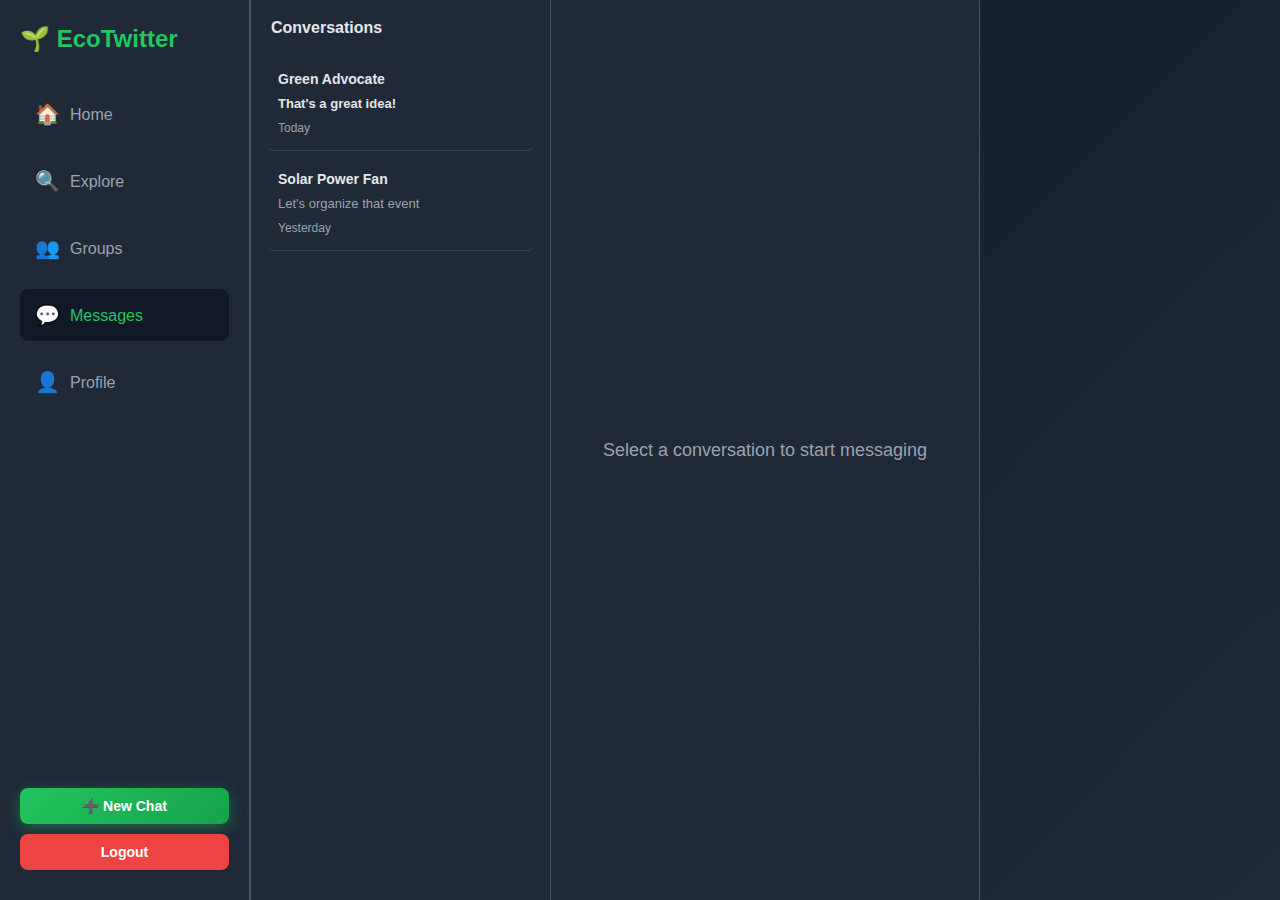
<file: environment-twitter/chat.html>
<!DOCTYPE html>
<html lang="en">
<head>
    <meta charset="UTF-8">
    <meta name="viewport" content="width=device-width, initial-scale=1.0">
    <title>EcoTwitter - Messages</title>
    <link rel="stylesheet" href="css/style.css">
    <link rel="stylesheet" href="css/chat.css">
</head>
<body>
    <div class="container">
        <aside class="sidebar">
            <div class="logo">
                <h1>🌱 EcoTwitter</h1>
            </div>
            <nav class="nav-menu">
                <a href="index.html" class="nav-item">
                    <span class="icon">🏠</span> Home
                </a>
                <a href="explore.html" class="nav-item">
                    <span class="icon">🔍</span> Explore
                </a>
                <a href="groups.html" class="nav-item">
                    <span class="icon">👥</span> Groups
                </a>
                <a href="chat.html" class="nav-item active">
                    <span class="icon">💬</span> Messages
                </a>
                <a href="profile.html" class="nav-item">
                    <span class="icon">👤</span> Profile
                </a>
            </nav>
            <button class="btn btn-primary" onclick="startNewChat()">
                ➕ New Chat
            </button>
            <button class="btn btn-logout" onclick="logout()">Logout</button>
        </aside>

        <main class="chat-container">
            <div class="chat-sidebar">
                <h3>Conversations</h3>
                <div id="conversationsList" class="conversations-list">
                    <div class="loading">Loading conversations...</div>
                </div>
            </div>

            <div class="chat-main">
                <div id="chatWindow" class="chat-window">
                    <div class="chat-placeholder">
                        <p>Select a conversation to start messaging</p>
                    </div>
                </div>

                <div id="chatInput" class="chat-input-area" style="display: none;">
                    <input type="text" id="messageInput" placeholder="Type a message..." class="input-field">
                    <button class="btn btn-primary" onclick="sendMessage()">Send</button>
                </div>
            </div>
        </main>
    </div>

    <script src="js/app.js"></script>
    <script src="js/auth.js"></script>
    <script src="js/chat.js"></script>
</body>
</html>
</file>
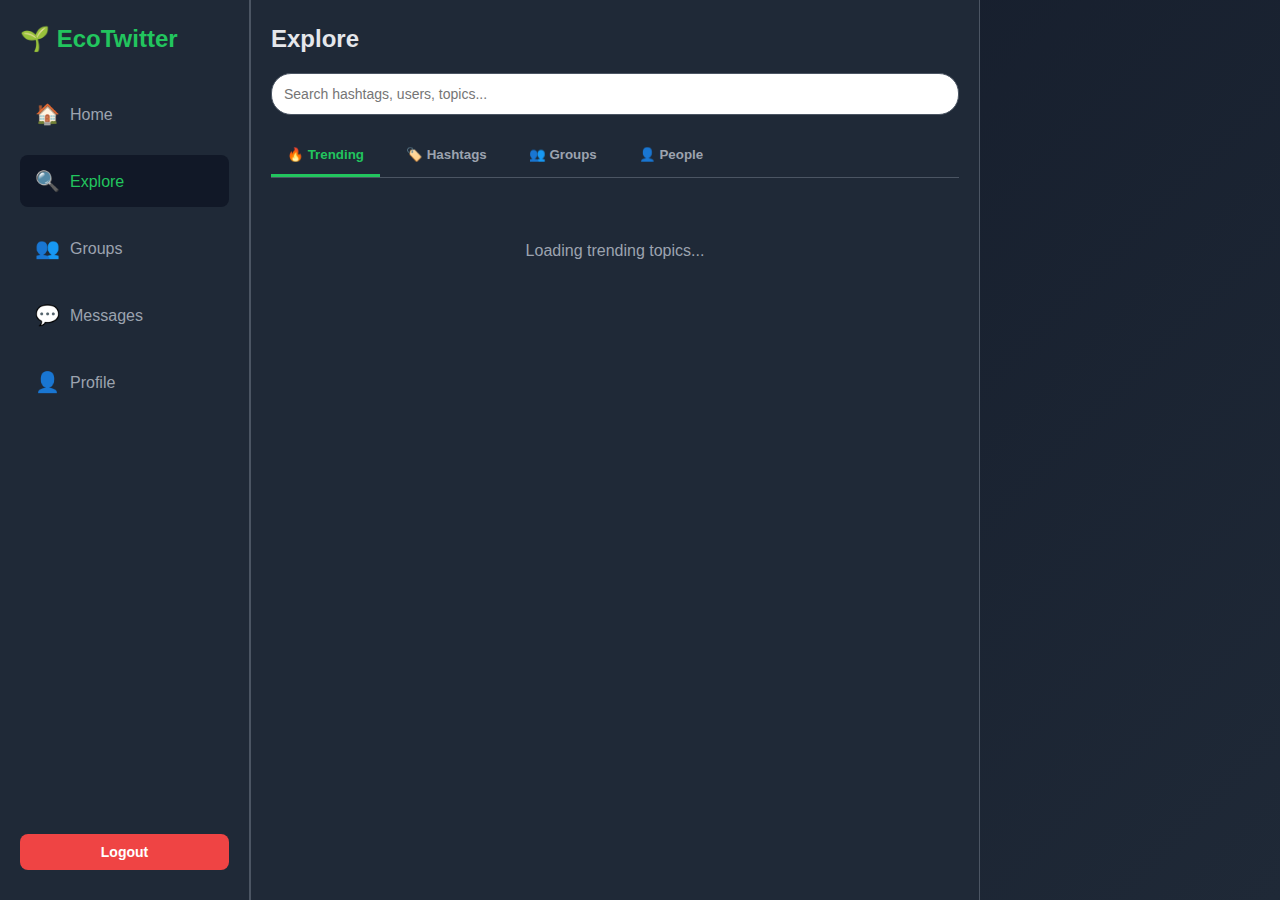
<file: environment-twitter/explore.html>
<!DOCTYPE html>
<html lang="en">
<head>
    <meta charset="UTF-8">
    <meta name="viewport" content="width=device-width, initial-scale=1.0">
    <title>EcoTwitter - Explore</title>
    <link rel="stylesheet" href="css/style.css">
    <link rel="stylesheet" href="css/feed.css">
</head>
<body>
    <div class="container">
        <aside class="sidebar">
            <div class="logo">
                <h1>🌱 EcoTwitter</h1>
            </div>
            <nav class="nav-menu">
                <a href="index.html" class="nav-item">
                    <span class="icon">🏠</span> Home
                </a>
                <a href="explore.html" class="nav-item active">
                    <span class="icon">🔍</span> Explore
                </a>
                <a href="groups.html" class="nav-item">
                    <span class="icon">👥</span> Groups
                </a>
                <a href="chat.html" class="nav-item">
                    <span class="icon">💬</span> Messages
                </a>
                <a href="profile.html" class="nav-item">
                    <span class="icon">👤</span> Profile
                </a>
            </nav>
            <button class="btn btn-logout" onclick="logout()">Logout</button>
        </aside>

        <main class="explore-container">
            <div class="explore-header">
                <h2>Explore</h2>
                <input type="text" id="exploreSearch" placeholder="Search hashtags, users, topics..." class="input-field">
            </div>

            <div class="explore-tabs">
                <button class="tab-btn active" onclick="switchExploreTab('trending')">🔥 Trending</button>
                <button class="tab-btn" onclick="switchExploreTab('hashtags')">🏷️ Hashtags</button>
                <button class="tab-btn" onclick="switchExploreTab('groups')">👥 Groups</button>
                <button class="tab-btn" onclick="switchExploreTab('people')">👤 People</button>
            </div>

            <div id="trending-tab" class="explore-content active">
                <div id="trendingList" class="trending-list">
                    <div class="loading">Loading trending topics...</div>
                </div>
            </div>

            <div id="hashtags-tab" class="explore-content">
                <div id="hashtagsList" class="hashtags-list">
                    <div class="loading">Loading hashtags...</div>
                </div>
            </div>

            <div id="groups-tab" class="explore-content">
                <div id="groupsList" class="groups-list">
                    <div class="loading">Loading groups...</div>
                </div>
            </div>

            <div id="people-tab" class="explore-content">
                <div id="peopleList" class="people-list">
                    <div class="loading">Loading people...</div>
                </div>
            </div>
        </main>
    </div>

    <script src="js/app.js"></script>
    <script src="js/auth.js"></script>
    <script src="js/feed.js"></script>
</body>
</html>
</file>
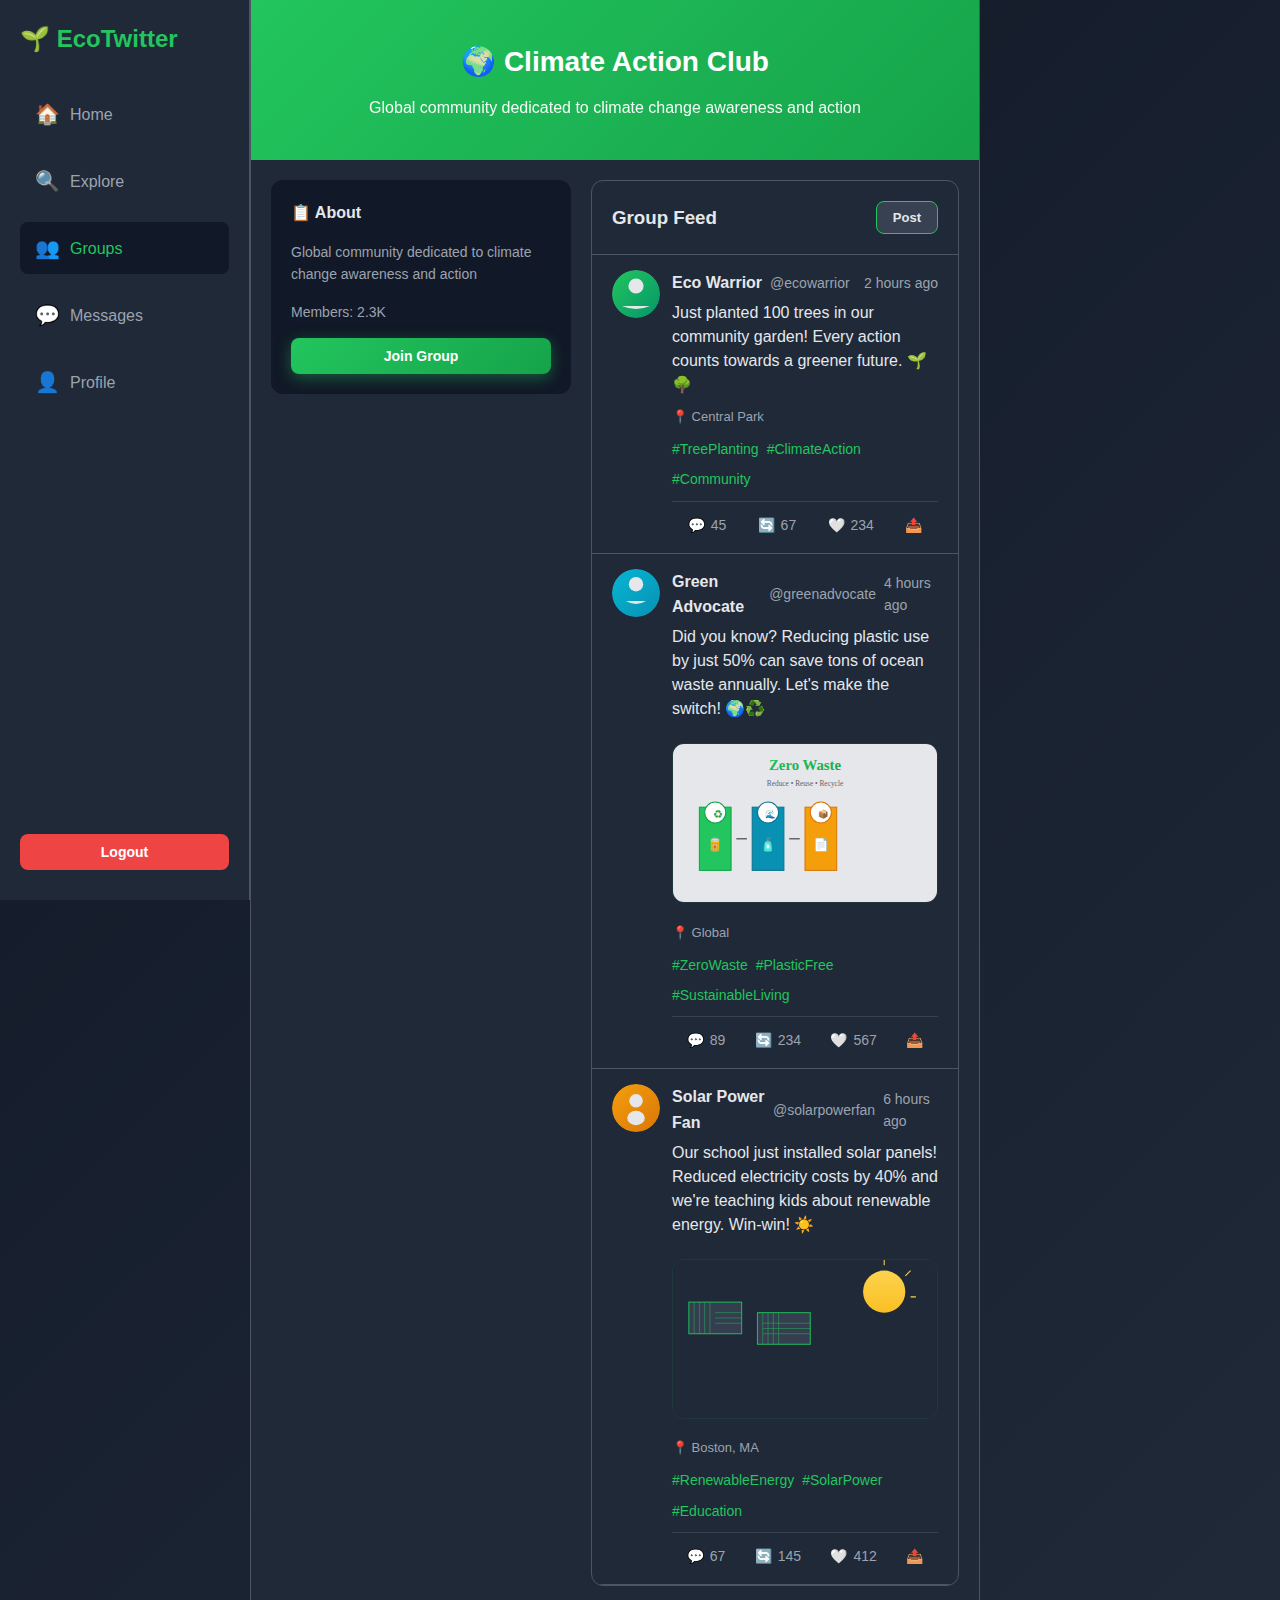
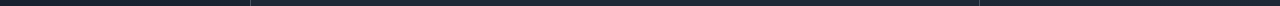
<file: environment-twitter/group.html>
<!DOCTYPE html>
<html lang="en">
<head>
    <meta charset="UTF-8">
    <meta name="viewport" content="width=device-width, initial-scale=1.0">
    <title>EcoTwitter - Group</title>
    <link rel="stylesheet" href="css/style.css">
    <link rel="stylesheet" href="css/group.css">
    <link rel="stylesheet" href="css/feed.css">
</head>
<body>
    <div class="container">
        <aside class="sidebar">
            <div class="logo">
                <h1>🌱 EcoTwitter</h1>
            </div>
            <nav class="nav-menu">
                <a href="index.html" class="nav-item">
                    <span class="icon">🏠</span> Home
                </a>
                <a href="explore.html" class="nav-item">
                    <span class="icon">🔍</span> Explore
                </a>
                <a href="groups.html" class="nav-item active">
                    <span class="icon">👥</span> Groups
                </a>
                <a href="chat.html" class="nav-item">
                    <span class="icon">💬</span> Messages
                </a>
                <a href="profile.html" class="nav-item">
                    <span class="icon">👤</span> Profile
                </a>
            </nav>
            <button class="btn btn-logout" onclick="logout()">Logout</button>
        </aside>

        <main class="group-container">
            <div id="groupHeader" class="group-header">
                <!-- Group header loaded by groups.js -->
                <div class="loading">Loading group...</div>
            </div>

            <div class="group-content">
                <div class="group-info-panel">
                    <h3>📋 About</h3>
                    <p id="groupAbout">Loading group information...</p>
                    <p id="groupMembers">Members: --</p>
                    <button class="btn btn-primary" onclick="joinGroup()">Join Group</button>
                </div>

                <div class="group-feed-panel">
                    <div class="group-feed-header">
                        <h3>Group Feed</h3>
                        <button class="btn btn-secondary" onclick="postToGroup()">Post</button>
                    </div>
                    <div id="groupFeed" class="feed">
                        <div class="loading">Loading group posts...</div>
                    </div>
                </div>
            </div>
        </main>
    </div>

    <script src="js/app.js"></script>
    <script src="js/auth.js"></script>
    <script src="js/groups.js"></script>
</body>
</html>
</file>
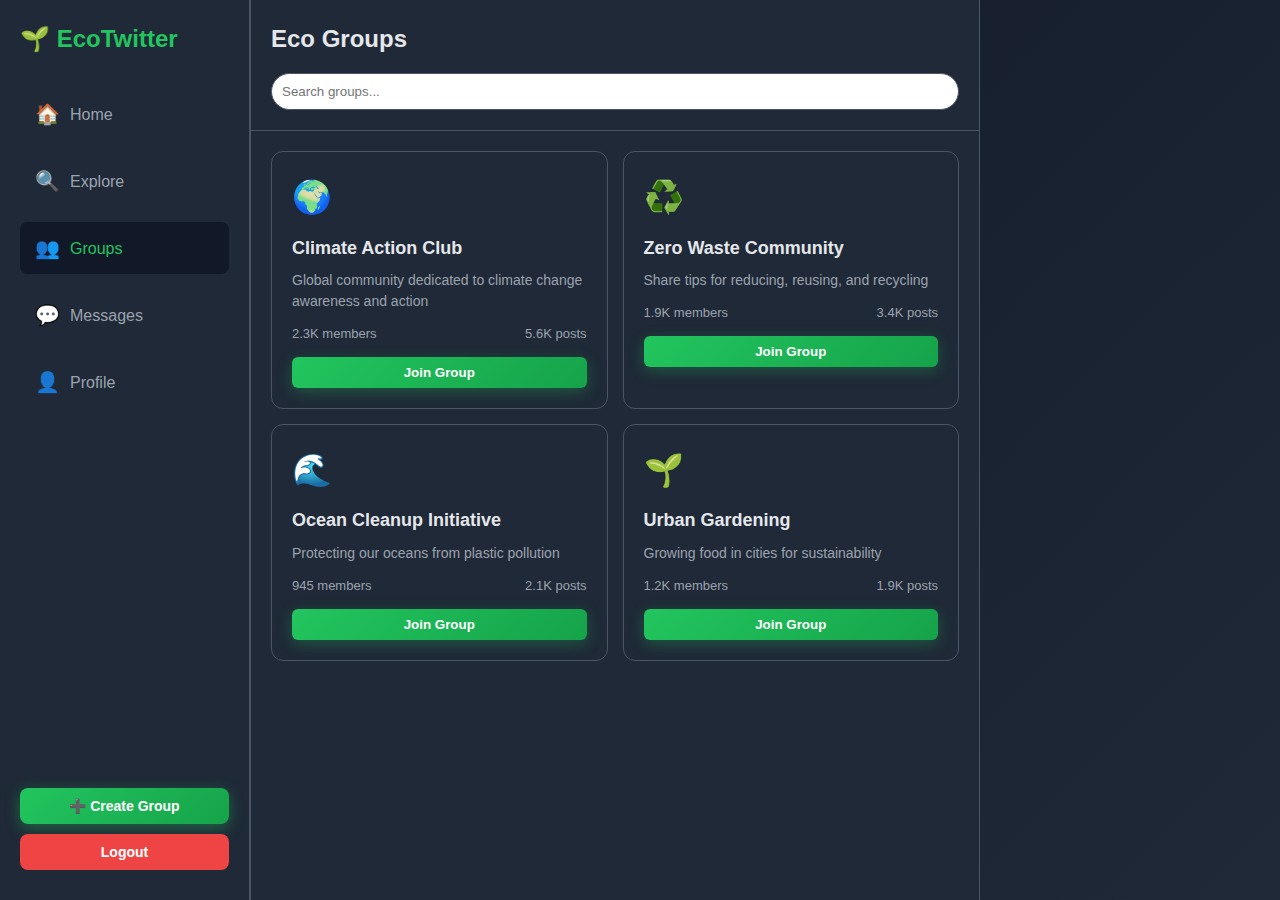
<file: environment-twitter/groups.html>
<!DOCTYPE html>
<html lang="en">
<head>
    <meta charset="UTF-8">
    <meta name="viewport" content="width=device-width, initial-scale=1.0">
    <title>EcoTwitter - Groups</title>
    <link rel="stylesheet" href="css/style.css">
    <link rel="stylesheet" href="css/group.css">
</head>
<body>
    <div class="container">
        <aside class="sidebar">
            <div class="logo">
                <h1>🌱 EcoTwitter</h1>
            </div>
            <nav class="nav-menu">
                <a href="index.html" class="nav-item">
                    <span class="icon">🏠</span> Home
                </a>
                <a href="explore.html" class="nav-item">
                    <span class="icon">🔍</span> Explore
                </a>
                <a href="groups.html" class="nav-item active">
                    <span class="icon">👥</span> Groups
                </a>
                <a href="chat.html" class="nav-item">
                    <span class="icon">💬</span> Messages
                </a>
                <a href="profile.html" class="nav-item">
                    <span class="icon">👤</span> Profile
                </a>
            </nav>
            <button class="btn btn-primary" onclick="createGroup()">
                ➕ Create Group
            </button>
            <button class="btn btn-logout" onclick="logout()">Logout</button>
        </aside>

        <main class="groups-container">
            <div class="groups-header">
                <h2>Eco Groups</h2>
                <div class="groups-search">
                    <input type="text" id="groupSearch" placeholder="Search groups...">
                </div>
            </div>

            <div class="groups-list" id="groupsList">
                <!-- Groups will be loaded here by groups.js -->
                <div class="loading">Loading groups...</div>
            </div>
        </main>
    </div>

    <script src="js/app.js"></script>
    <script src="js/auth.js"></script>
    <script src="js/groups.js"></script>
</body>
</html>
</file>
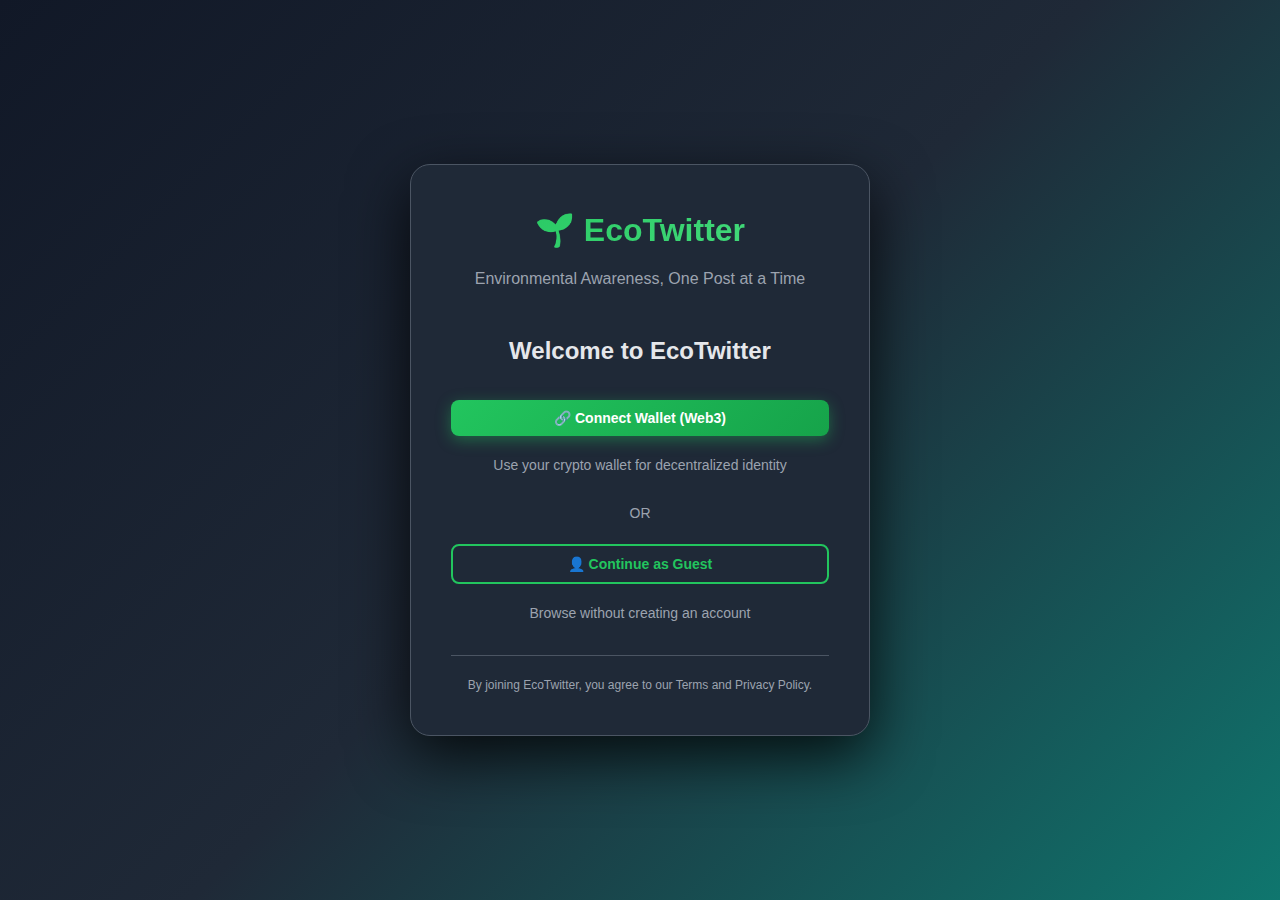
<file: environment-twitter/login.html>
<!DOCTYPE html>
<html lang="en">
<head>
    <meta charset="UTF-8">
    <meta name="viewport" content="width=device-width, initial-scale=1.0">
    <title>EcoTwitter - Login</title>
    <link rel="stylesheet" href="css/style.css">
</head>
<body class="login-page">
    <div class="login-container">
        <div class="login-card">
            <div class="login-logo">
                <h1>🌱 EcoTwitter</h1>
                <p>Environmental Awareness, One Post at a Time</p>
            </div>

            <div class="login-form">
                <h2>Welcome to EcoTwitter</h2>
                
                <div class="login-option">
                    <button class="btn btn-primary" onclick="connectWallet()">
                        🔗 Connect Wallet (Web3)
                    </button>
                    <p class="text-muted">Use your crypto wallet for decentralized identity</p>
                </div>

                <div class="divider">OR</div>

                <div class="login-option">
                    <button class="btn btn-outline" onclick="loginAsGuest()">
                        👤 Continue as Guest
                    </button>
                    <p class="text-muted">Browse without creating an account</p>
                </div>
            </div>

            <footer class="login-footer">
                <p>By joining EcoTwitter, you agree to our Terms and Privacy Policy.</p>
            </footer>
        </div>
    </div>

    <script src="js/app.js"></script>
    <script src="js/auth.js"></script>
</body>
</html>
</file>
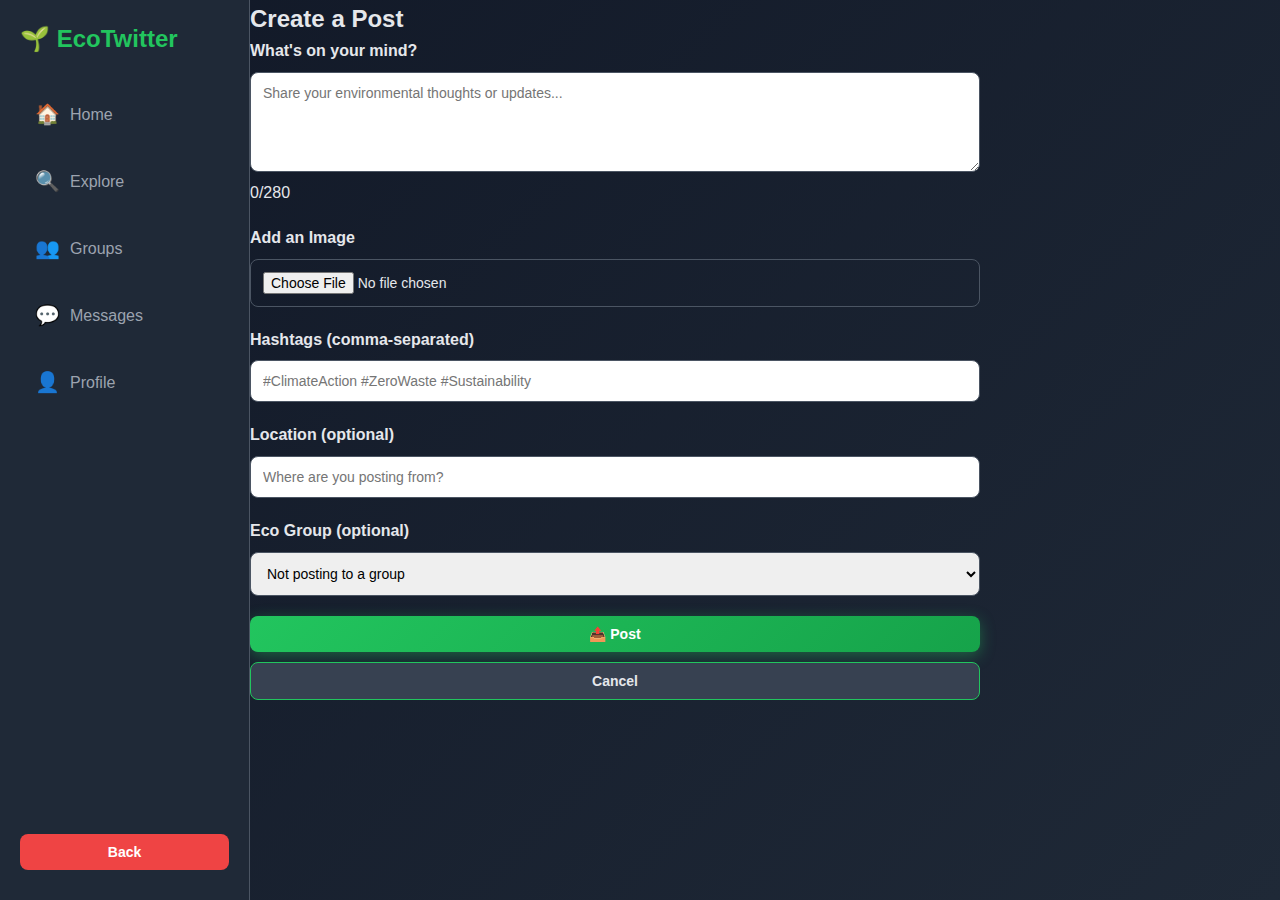
<file: environment-twitter/post.html>
<!DOCTYPE html>
<html lang="en">
<head>
    <meta charset="UTF-8">
    <meta name="viewport" content="width=device-width, initial-scale=1.0">
    <title>EcoTwitter - Create Post</title>
    <link rel="stylesheet" href="css/style.css">
</head>
<body>
    <div class="container">
        <aside class="sidebar">
            <div class="logo">
                <h1>🌱 EcoTwitter</h1>
            </div>
            <nav class="nav-menu">
                <a href="index.html" class="nav-item">
                    <span class="icon">🏠</span> Home
                </a>
                <a href="explore.html" class="nav-item">
                    <span class="icon">🔍</span> Explore
                </a>
                <a href="groups.html" class="nav-item">
                    <span class="icon">👥</span> Groups
                </a>
                <a href="chat.html" class="nav-item">
                    <span class="icon">💬</span> Messages
                </a>
                <a href="profile.html" class="nav-item">
                    <span class="icon">👤</span> Profile
                </a>
            </nav>
            <button class="btn btn-logout" onclick="goBack()">Back</button>
        </aside>

        <main class="post-container">
            <div class="post-header">
                <h2>Create a Post</h2>
            </div>

            <form class="post-form" id="postForm">
                <div class="form-group">
                    <label for="postText">What's on your mind?</label>
                    <textarea id="postText" placeholder="Share your environmental thoughts or updates..." class="textarea-field" maxlength="280" required></textarea>
                    <div class="char-count">
                        <span id="charCount">0</span>/280
                    </div>
                </div>

                <div class="form-group">
                    <label for="postImage">Add an Image</label>
                    <input type="file" id="postImage" accept="image/*" class="input-field">
                    <div id="imagePreview" class="image-preview"></div>
                </div>

                <div class="form-group">
                    <label for="postHashtags">Hashtags (comma-separated)</label>
                    <input type="text" id="postHashtags" placeholder="#ClimateAction #ZeroWaste #Sustainability" class="input-field">
                </div>

                <div class="form-group">
                    <label for="postLocation">Location (optional)</label>
                    <input type="text" id="postLocation" placeholder="Where are you posting from?" class="input-field">
                </div>

                <div class="form-group">
                    <label for="postGroup">Eco Group (optional)</label>
                    <select id="postGroup" class="input-field">
                        <option value="">Not posting to a group</option>
                        <option value="climate-action">Climate Action Club</option>
                        <option value="zero-waste">Zero Waste Community</option>
                        <option value="ocean-cleanup">Ocean Cleanup Initiative</option>
                    </select>
                </div>

                <div class="form-actions">
                    <button type="submit" class="btn btn-primary">📤 Post</button>
                    <button type="button" class="btn btn-secondary" onclick="goBack()">Cancel</button>
                </div>
            </form>
        </main>
    </div>

    <script src="js/app.js"></script>
    <script src="js/auth.js"></script>
    <script src="js/post.js"></script>
</body>
</html>
</file>
<file: environment-twitter/css/style.css>
/* ========================================
   GLOBAL STYLES
   ======================================== */

* {
    margin: 0;
    padding: 0;
    box-sizing: border-box;
}

:root {
    --primary-color: #22C55E;
    --primary-dark: #16A34A;
    --primary-light: #4ADE80;
    --secondary-color: #F59E0B;
    --accent-color: #10B981;
    --danger-color: #EF4444;
    --text-primary: #E5E7EB;
    --text-secondary: #9CA3AF;
    --bg-primary: #1F2937;
    --bg-secondary: #111827;
    --bg-tertiary: #374151;
    --border-color: #4B5563;
    --shadow: 0 1px 3px rgba(0, 0, 0, 0.5);
    --shadow-lg: 0 10px 25px rgba(0, 0, 0, 0.7);
}

body {
    font-family: -apple-system, BlinkMacSystemFont, 'Segoe UI', Roboto, 'Helvetica Neue', Arial, sans-serif;
    color: var(--text-primary);
    background-color: var(--bg-secondary);
    background: linear-gradient(135deg, #111827 0%, #1F2937 100%);
    line-height: 1.6;
}

/* ========================================
   LAYOUT & CONTAINERS
   ======================================== */

.container {
    display: grid;
    grid-template-columns: 250px 1fr 300px;
    gap: 0;
    min-height: 100vh;
    max-width: 1400px;
    margin: 0 auto;
}

@media (max-width: 1024px) {
    .container {
        grid-template-columns: 200px 1fr;
    }
    .trending-sidebar {
        display: none;
    }
}

@media (max-width: 640px) {
    .container {
        grid-template-columns: 1fr;
    }
    .sidebar {
        position: fixed;
        left: 0;
        top: 0;
        height: 100vh;
        z-index: 1000;
        transform: translateX(-100%);
        transition: transform 0.3s ease;
    }
    .sidebar.open {
        transform: translateX(0);
    }
}

/* ========================================
   SIDEBAR
   ======================================== */

.sidebar {
    background: var(--bg-primary);
    border-right: 1px solid var(--border-color);
    padding: 20px;
    position: sticky;
    top: 0;
    height: 100vh;
    overflow-y: auto;
    display: flex;
    flex-direction: column;
}

.logo {
    margin-bottom: 30px;
}

.logo h1 {
    font-size: 24px;
    color: var(--primary-color);
}

.nav-menu {
    display: flex;
    flex-direction: column;
    gap: 15px;
    margin-bottom: 30px;
    flex: 1;
}

.nav-item {
    display: flex;
    align-items: center;
    gap: 10px;
    padding: 10px 15px;
    text-decoration: none;
    color: var(--text-secondary);
    border-radius: 8px;
    transition: all 0.3s ease;
    font-size: 16px;
}

.nav-item:hover,
.nav-item.active {
    background: var(--bg-secondary);
    color: var(--primary-color);
}

.nav-item .icon {
    font-size: 20px;
}

/* ========================================
   BUTTONS
   ======================================== */

.btn {
    padding: 10px 20px;
    border: none;
    border-radius: 8px;
    font-size: 14px;
    font-weight: 600;
    cursor: pointer;
    transition: all 0.3s ease;
    width: 100%;
    margin-bottom: 10px;
}

.btn-primary {
    background: linear-gradient(135deg, var(--primary-color) 0%, var(--primary-dark) 100%);
    color: white;
    border: none;
    box-shadow: 0 4px 15px rgba(34, 197, 94, 0.4);
}

.btn-primary:hover {
    background: linear-gradient(135deg, var(--primary-dark) 0%, #15803D 100%);
    box-shadow: 0 6px 20px rgba(34, 197, 94, 0.6);
    transform: translateY(-2px);
    transition: all 0.3s ease;
}

.btn-secondary {
    background: var(--bg-tertiary);
    color: var(--text-primary);
    border: 1px solid var(--primary-color);
}

.btn-secondary:hover {
    background: var(--bg-tertiary);
    border-color: var(--primary-light);
    color: var(--primary-light);
}

.btn-outline {
    background: transparent;
    color: var(--primary-color);
    border: 2px solid var(--primary-color);
}

.btn-outline:hover {
    background: var(--primary-color);
    color: white;
}

.btn-logout {
    background: var(--danger-color);
    color: white;
}

.btn-logout:hover {
    background: #DC2626;
}

/* ========================================
   FORM ELEMENTS
   ======================================== */

.input-field,
.textarea-field {
    width: 100%;
    padding: 12px;
    border: 1px solid var(--border-color);
    border-radius: 8px;
    font-family: inherit;
    font-size: 14px;
    transition: border-color 0.3s ease;
}

.input-field:focus,
.textarea-field:focus {
    outline: none;
    border-color: var(--primary-color);
    box-shadow: 0 0 0 3px rgba(29, 158, 107, 0.1);
}

.textarea-field {
    resize: vertical;
    min-height: 100px;
}

.form-group {
    margin-bottom: 20px;
}

.form-group label {
    display: block;
    margin-bottom: 8px;
    font-weight: 600;
    color: var(--text-primary);
}

/* ========================================
   TEXT UTILITIES
   ======================================== */

.text-muted {
    color: var(--text-secondary);
    font-size: 14px;
}

.text-primary {
    color: var(--primary-color);
}

.text-danger {
    color: var(--danger-color);
}

/* ========================================
   LOADING & STATES
   ======================================== */

.loading {
    text-align: center;
    padding: 40px 20px;
    color: var(--text-secondary);
    font-size: 16px;
}

.divider {
    text-align: center;
    margin: 20px 0;
    color: var(--text-secondary);
    font-size: 14px;
}

/* ========================================
   AVATAR
   ======================================== */

.avatar-small {
    width: 48px;
    height: 48px;
    border-radius: 50%;
    background: var(--bg-tertiary);
    object-fit: cover;
}

.avatar-large {
    width: 120px;
    height: 120px;
    border-radius: 50%;
    background: var(--bg-tertiary);
    object-fit: cover;
    border: 4px solid var(--bg-primary);
    margin-top: -60px;
}

/* ========================================
   LOGIN PAGE
   ======================================== */

.login-page {
    display: flex;
    align-items: center;
    justify-content: center;
    min-height: 100vh;
    background: linear-gradient(135deg, #111827 0%, #1F2937 50%, #0F766E 100%);
}

.login-container {
    width: 100%;
    max-width: 500px;
    padding: 20px;
}

.login-card {
    background: var(--bg-primary);
    border-radius: 20px;
    padding: 40px;
    box-shadow: 0 20px 60px rgba(0, 0, 0, 0.8);
    border: 1px solid var(--border-color);
}

.login-logo {
    text-align: center;
    margin-bottom: 40px;
}

.login-logo h1 {
    font-size: 32px;
    background: linear-gradient(135deg, var(--primary-color) 0%, var(--primary-light) 100%);
    -webkit-background-clip: text;
    -webkit-text-fill-color: transparent;
    background-clip: text;
    margin-bottom: 10px;
}

.login-logo p {
    color: var(--text-secondary);
    font-size: 16px;
}

.login-form h2 {
    margin-bottom: 30px;
    text-align: center;
}

.login-option {
    margin-bottom: 25px;
}

.login-option .btn {
    width: 100%;
    margin-bottom: 10px;
}

.login-option p {
    text-align: center;
    margin-top: 8px;
}

.login-footer {
    text-align: center;
    margin-top: 30px;
    padding-top: 20px;
    border-top: 1px solid var(--border-color);
    font-size: 12px;
    color: var(--text-secondary);
}

/* ========================================
   SCROLLBAR
   ======================================== */

::-webkit-scrollbar {
    width: 8px;
}

::-webkit-scrollbar-track {
    background: var(--bg-secondary);
}

::-webkit-scrollbar-thumb {
    background: var(--border-color);
    border-radius: 4px;
}

::-webkit-scrollbar-thumb:hover {
    background: var(--text-secondary);
}
</file>
<file: environment-twitter/css/chat.css>
/* ========================================
   CHAT CONTAINER
   ======================================== */

.chat-container {
    display: grid;
    grid-template-columns: 300px 1fr;
    background: var(--bg-primary);
    border-left: 1px solid var(--border-color);
    border-right: 1px solid var(--border-color);
    height: 100vh;
    gap: 0;
}

@media (max-width: 768px) {
    .chat-container {
        grid-template-columns: 1fr;
    }
}

/* ========================================
   CHAT SIDEBAR
   ======================================== */

.chat-sidebar {
    background: var(--bg-primary);
    border-right: 1px solid var(--border-color);
    padding: 15px;
    overflow-y: auto;
    height: 100vh;
}

.chat-sidebar h3 {
    margin-bottom: 15px;
    font-size: 16px;
    padding: 0 5px;
}

.conversations-list {
    display: flex;
    flex-direction: column;
}

.conversation-item {
    padding: 12px;
    border-radius: 8px;
    cursor: pointer;
    transition: background-color 0.2s ease;
    border-bottom: 1px solid var(--bg-tertiary);
    margin-bottom: 5px;
}

.conversation-item:hover,
.conversation-item.active {
    background: var(--bg-secondary);
}

.conversation-item-name {
    font-weight: 600;
    font-size: 14px;
    margin-bottom: 4px;
    color: var(--text-primary);
}

.conversation-item-preview {
    font-size: 13px;
    color: var(--text-secondary);
    white-space: nowrap;
    overflow: hidden;
    text-overflow: ellipsis;
}

.conversation-item-time {
    font-size: 12px;
    color: var(--text-secondary);
    margin-top: 4px;
}

.conversation-item-unread {
    font-weight: 700;
    color: var(--text-primary);
}

/* ========================================
   CHAT MAIN
   ======================================== */

.chat-main {
    display: flex;
    flex-direction: column;
    height: 100vh;
    background: var(--bg-primary);
}

.chat-window {
    flex: 1;
    overflow-y: auto;
    padding: 20px;
    display: flex;
    flex-direction: column;
    gap: 15px;
}

.chat-placeholder {
    display: flex;
    align-items: center;
    justify-content: center;
    height: 100%;
    color: var(--text-secondary);
    text-align: center;
}

.chat-placeholder p {
    font-size: 18px;
}

/* ========================================
   CHAT MESSAGES
   ======================================== */

.message {
    display: flex;
    margin-bottom: 15px;
    animation: slideIn 0.3s ease;
}

@keyframes slideIn {
    from {
        opacity: 0;
        transform: translateY(10px);
    }
    to {
        opacity: 1;
        transform: translateY(0);
    }
}

.message.own {
    justify-content: flex-end;
}

.message-bubble {
    max-width: 70%;
    padding: 12px 16px;
    border-radius: 18px;
    word-wrap: break-word;
    font-size: 14px;
}

.message.own .message-bubble {
    background: linear-gradient(135deg, #22C55E 0%, #16A34A 100%);
    color: white;
    border-bottom-right-radius: 4px;
    box-shadow: 0 4px 15px rgba(34, 197, 94, 0.3);
}

.message.other .message-bubble {
    background: var(--bg-secondary);
    color: var(--text-primary);
    border-bottom-left-radius: 4px;
}

.message-timestamp {
    font-size: 12px;
    color: var(--text-secondary);
    margin-top: 4px;
    padding: 0 16px;
}

.message.own .message-timestamp {
    text-align: right;
}

/* ========================================
   CHAT INPUT AREA
   ======================================== */

.chat-input-area {
    display: flex;
    gap: 10px;
    padding: 15px 20px;
    border-top: 1px solid var(--border-color);
    background: var(--bg-primary);
}

.chat-input-area input {
    flex: 1;
    padding: 12px;
    border: 1px solid var(--border-color);
    border-radius: 20px;
    font-size: 14px;
}

.chat-input-area input:focus {
    outline: none;
    border-color: #22C55E;
    box-shadow: 0 0 0 3px rgba(34, 197, 94, 0.1);
}

.chat-input-area .btn {
    margin: 0;
    width: auto;
    padding: 10px 20px;
}

/* ========================================
   RESPONSIVE
   ======================================== */

@media (max-width: 768px) {
    .chat-sidebar {
        position: absolute;
        left: 0;
        top: 0;
        width: 100%;
        z-index: 1000;
        height: 100%;
        display: none;
    }

    .chat-sidebar.open {
        display: block;
    }

    .message-bubble {
        max-width: 85%;
    }
}

@media (max-width: 640px) {
    .chat-window {
        padding: 15px;
        gap: 10px;
    }

    .chat-input-area {
        padding: 10px 15px;
    }

    .message-bubble {
        max-width: 90%;
        font-size: 13px;
        padding: 10px 14px;
    }
}
</file>
<file: environment-twitter/css/feed.css>
/* ========================================
   FEED & FEED CONTAINER
   ======================================== */

.feed-container {
    background: var(--bg-primary);
    border-left: 1px solid var(--border-color);
    border-right: 1px solid var(--border-color);
    min-height: 100vh;
    overflow-y: auto;
}

.feed-header {
    padding: 20px;
    border-bottom: 1px solid var(--border-color);
    position: sticky;
    top: 0;
    background: rgba(31, 41, 55, 0.95);
    backdrop-filter: blur(10px);
    z-index: 100;
}

.feed-header h2 {
    margin-bottom: 15px;
}

.feed-filter {
    display: flex;
    gap: 10px;
}

.feed-filter input {
    flex: 1;
    padding: 10px;
    border: 1px solid var(--border-color);
    border-radius: 20px;
}

/* ========================================
   FEED
   ======================================== */

.feed {
    display: flex;
    flex-direction: column;
}

.feed-item {
    border-bottom: 1px solid var(--border-color);
    padding: 15px 20px;
    transition: background-color 0.2s ease;
    cursor: pointer;
}

.feed-item:hover {
    background-color: var(--bg-secondary);
}

.feed-item-content {
    display: flex;
    gap: 12px;
}

.feed-item-avatar {
    width: 48px;
    height: 48px;
    border-radius: 50%;
    background: var(--bg-tertiary);
    flex-shrink: 0;
    overflow: hidden;
}

.feed-item-avatar img {
    width: 100%;
    height: 100%;
    object-fit: cover;
}

.feed-item-body {
    flex: 1;
}

.feed-item-header {
    display: flex;
    align-items: center;
    gap: 8px;
    margin-bottom: 5px;
}

.feed-item-author {
    font-weight: 600;
    color: var(--text-primary);
}

.feed-item-handle {
    color: var(--text-secondary);
    font-size: 14px;
}

.feed-item-timestamp {
    color: var(--text-secondary);
    font-size: 14px;
    margin-left: auto;
}

.feed-item-text {
    color: var(--text-primary);
    margin-bottom: 10px;
    line-height: 1.5;
    word-wrap: break-word;
}

.feed-item-image {
    width: 100%;
    max-height: 400px;
    height: auto;
    border-radius: 12px;
    object-fit: cover;
    margin-top: 12px;
    margin-bottom: 12px;
    cursor: pointer;
    transition: transform 0.3s ease, box-shadow 0.3s ease;
    border: 1px solid rgba(34, 197, 94, 0.1);
}

.feed-item-image:hover {
    transform: scale(1.02);
    box-shadow: 0 4px 15px rgba(34, 197, 94, 0.2);
}

.feed-item-hashtags {
    display: flex;
    flex-wrap: wrap;
    gap: 8px;
    margin-bottom: 10px;
}

.hashtag {
    color: var(--primary-color);
    text-decoration: none;
    font-size: 14px;
    font-weight: 500;
}

.hashtag:hover {
    text-decoration: underline;
}

.feed-item-location {
    font-size: 13px;
    color: var(--text-secondary);
    margin-bottom: 10px;
}

.feed-item-actions {
    display: flex;
    justify-content: space-around;
    margin-top: 10px;
    padding-top: 10px;
    border-top: 1px solid var(--bg-tertiary);
}

.feed-action-btn {
    display: flex;
    align-items: center;
    gap: 6px;
    background: none;
    border: none;
    color: var(--text-secondary);
    cursor: pointer;
    padding: 5px 10px;
    border-radius: 20px;
    font-size: 14px;
    transition: all 0.2s ease;
}

.feed-action-btn:hover {
    background: rgba(34, 197, 94, 0.15);
    color: var(--primary-color);
}

.feed-action-btn.liked {
    color: var(--danger-color);
}

.feed-action-btn.liked:hover {
    background: rgba(239, 68, 68, 0.1);
}

/* ========================================
   TWEET COMPOSE PREVIEW
   ======================================== */

.tweet-compose-preview {
    display: flex;
    gap: 12px;
    padding: 15px 20px;
    border-bottom: 10px solid var(--bg-tertiary);
    background: var(--bg-primary);
}

.compose-btn {
    flex: 1;
    padding: 12px;
    background: var(--bg-tertiary);
    border: 1px solid var(--border-color);
    border-radius: 20px;
    color: var(--text-secondary);
    cursor: pointer;
    text-align: left;
    transition: all 0.2s ease;
    font-size: 14px;
}

.compose-btn:hover {
    background: var(--border-color);
}

/* ========================================
   TRENDING SIDEBAR
   ======================================== */

.trending-sidebar {
    background: var(--bg-primary);
    padding: 20px;
    border-left: 1px solid var(--border-color);
    height: 100vh;
    overflow-y: auto;
}

.trending-box {
    background: var(--bg-secondary);
    border-radius: 12px;
    padding: 20px;
    margin-bottom: 20px;
}

.trending-box h3 {
    margin-bottom: 15px;
    font-size: 16px;
}

.trending-box ul {
    list-style: none;
}

.trending-box li {
    padding: 10px 0;
    border-bottom: 1px solid var(--border-color);
}

.trending-box li:last-child {
    border-bottom: none;
}

.trending-box a {
    color: var(--primary-color);
    text-decoration: none;
    font-weight: 500;
    transition: color 0.2s ease;
}

.trending-box a:hover {
    color: var(--primary-dark);
}

/* ========================================
   EXPLORE PAGE
   ======================================== */

.explore-container {
    background: var(--bg-primary);
    border-left: 1px solid var(--border-color);
    border-right: 1px solid var(--border-color);
    min-height: 100vh;
    padding: 20px;
}

.explore-header {
    margin-bottom: 20px;
}

.explore-header h2 {
    margin-bottom: 15px;
}

.explore-header input {
    width: 100%;
    padding: 12px;
    border: 1px solid var(--border-color);
    border-radius: 20px;
}

.explore-tabs {
    display: flex;
    gap: 10px;
    margin-bottom: 20px;
    border-bottom: 1px solid var(--border-color);
    overflow-x: auto;
}

.tab-btn {
    padding: 12px 16px;
    background: none;
    border: none;
    color: var(--text-secondary);
    cursor: pointer;
    border-bottom: 3px solid transparent;
    font-weight: 600;
    transition: all 0.3s ease;
    white-space: nowrap;
}

.tab-btn.active {
    color: var(--primary-color);
    border-bottom-color: var(--primary-color);
}

.explore-content {
    display: none;
}

.explore-content.active {
    display: block;
}

.trending-list,
.hashtags-list,
.people-list {
    display: flex;
    flex-direction: column;
}

.trending-item,
.hashtag-item,
.person-item {
    padding: 15px;
    border-bottom: 1px solid var(--border-color);
    cursor: pointer;
    transition: background-color 0.2s ease;
}

.trending-item:hover,
.hashtag-item:hover,
.person-item:hover {
    background-color: var(--bg-secondary);
}

.trending-item h3 {
    font-size: 16px;
    margin-bottom: 5px;
}

.trending-count {
    color: var(--text-secondary);
    font-size: 14px;
}

.person-item {
    display: flex;
    gap: 12px;
    align-items: center;
}

.person-info {
    flex: 1;
}

.person-info h4 {
    margin-bottom: 3px;
}

.person-handle {
    color: var(--text-secondary);
    font-size: 14px;
}

.person-btn {
    padding: 6px 16px;
    background: var(--primary-color);
    color: white;
    border: none;
    border-radius: 20px;
    cursor: pointer;
    font-weight: 600;
    font-size: 13px;
}

.person-btn:hover {
    background: var(--primary-dark);
}
</file>
<file: environment-twitter/css/group.css>
/* ========================================
   GROUP CONTAINER
   ======================================== */

.groups-container,
.group-container {
    background: var(--bg-primary);
    border-left: 1px solid var(--border-color);
    border-right: 1px solid var(--border-color);
    min-height: 100vh;
}

/* ========================================
   GROUPS LIST PAGE
   ======================================== */

.groups-header {
    padding: 20px;
    border-bottom: 1px solid var(--border-color);
    background: var(--bg-primary);
    position: sticky;
    top: 0;
    z-index: 100;
}

.groups-header h2 {
    margin-bottom: 15px;
}

.groups-search {
    display: flex;
}

.groups-search input {
    flex: 1;
    padding: 10px;
    border: 1px solid var(--border-color);
    border-radius: 20px;
}

.groups-list {
    display: grid;
    grid-template-columns: repeat(auto-fill, minmax(280px, 1fr));
    gap: 15px;
    padding: 20px;
}

.group-card {
    background: var(--bg-primary);
    border: 1px solid var(--border-color);
    border-radius: 12px;
    padding: 20px;
    cursor: pointer;
    transition: all 0.3s ease;
}

.group-card:hover {
    box-shadow: var(--shadow-lg);
    border-color: var(--primary-color);
}

.group-card-icon {
    font-size: 32px;
    margin-bottom: 10px;
}

.group-card-name {
    font-size: 18px;
    font-weight: 600;
    margin-bottom: 8px;
    color: var(--text-primary);
}

.group-card-description {
    font-size: 14px;
    color: var(--text-secondary);
    margin-bottom: 12px;
    line-height: 1.5;
}

.group-card-meta {
    display: flex;
    justify-content: space-between;
    align-items: center;
    font-size: 13px;
    color: var(--text-secondary);
    margin-bottom: 12px;
}

.group-card-action {
    width: 100%;
    padding: 8px;
    background: linear-gradient(135deg, #22C55E 0%, #16A34A 100%);
    color: white;
    border: none;
    border-radius: 6px;
    cursor: pointer;
    font-weight: 600;
    transition: all 0.3s ease;
    box-shadow: 0 4px 15px rgba(34, 197, 94, 0.3);
}

.group-card-action:hover {
    transform: translateY(-2px);
    box-shadow: 0 6px 20px rgba(34, 197, 94, 0.4);
}

.group-card-action.joined {
    background: var(--bg-secondary);
    color: #22C55E;
    border: 2px solid #22C55E;
}

/* ========================================
   SINGLE GROUP PAGE
   ======================================== */

.group-header {
    background: linear-gradient(135deg, #22C55E 0%, #16A34A 100%);
    color: white;
    padding: 40px 20px;
    text-align: center;
}

.group-header h2 {
    font-size: 28px;
    margin-bottom: 10px;
}

.group-header p {
    font-size: 16px;
    opacity: 0.95;
}

.group-content {
    display: grid;
    grid-template-columns: 300px 1fr;
    gap: 20px;
    padding: 20px;
}

@media (max-width: 768px) {
    .group-content {
        grid-template-columns: 1fr;
    }
}

.group-info-panel {
    background: var(--bg-secondary);
    border-radius: 12px;
    padding: 20px;
    height: fit-content;
    position: sticky;
    top: 20px;
}

.group-info-panel h3 {
    font-size: 16px;
    margin-bottom: 15px;
    color: var(--text-primary);
}

.group-info-panel p {
    font-size: 14px;
    margin-bottom: 15px;
    line-height: 1.6;
    color: var(--text-secondary);
}

.group-info-panel .btn {
    width: 100%;
    margin: 0;
}

.group-feed-panel {
    background: var(--bg-primary);
    border: 1px solid var(--border-color);
    border-radius: 12px;
    overflow: hidden;
}

.group-feed-header {
    display: flex;
    justify-content: space-between;
    align-items: center;
    padding: 20px;
    border-bottom: 1px solid var(--border-color);
}

.group-feed-header h3 {
    margin: 0;
}

.group-feed-header .btn {
    margin: 0;
    width: auto;
    padding: 8px 16px;
    font-size: 13px;
}

.group-feed {
    max-height: 600px;
    overflow-y: auto;
}

/* ========================================
   LOADING & EMPTY STATES
   ======================================== */

.empty-state {
    text-align: center;
    padding: 40px 20px;
    color: var(--text-secondary);
}

.empty-state h3 {
    font-size: 18px;
    margin-bottom: 10px;
}

.empty-state p {
    font-size: 14px;
}

/* ========================================
   RESPONSIVE
   ======================================== */

@media (max-width: 640px) {
    .groups-list {
        grid-template-columns: 1fr;
    }

    .group-header {
        padding: 20px;
    }

    .group-header h2 {
        font-size: 22px;
    }

    .group-content {
        padding: 15px;
    }
}
</file>
